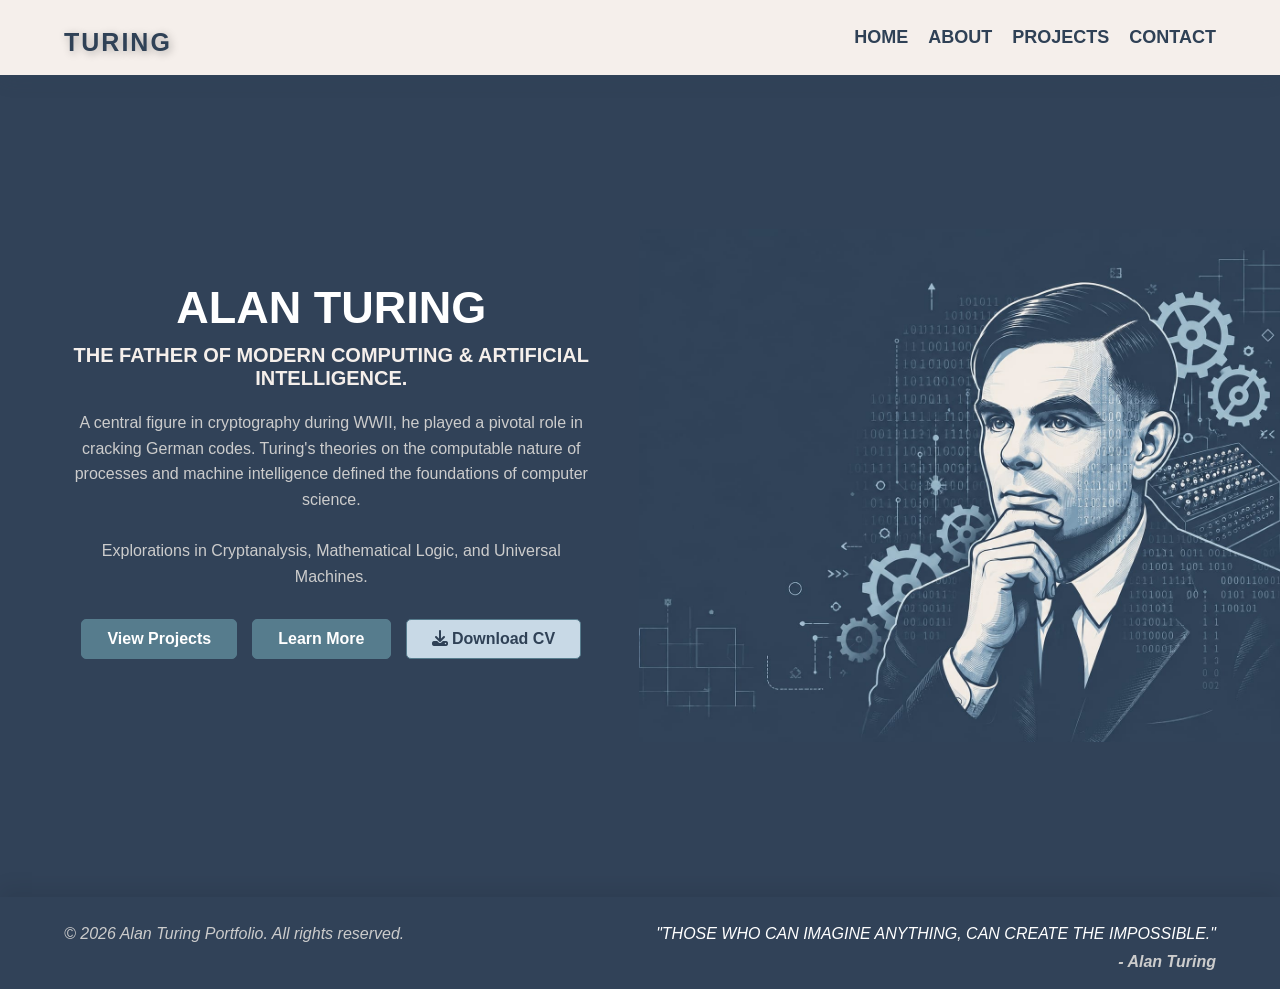
<file: index.html>
<!doctype html>
<html lang="en">
  <head>
    <meta charset="UTF-8" />
    <meta name="viewport" content="width=device-width, initial-scale=1.0" />
    <meta
      name="description"
      content="Alan Turing was a pioneering mathematician, computer scientist, and cryptanalyst. He is widely considered to be the father of theoretical computer science and artificial intelligence."
    />
    <link
      rel="stylesheet"
      href="https://cdnjs.cloudflare.com/ajax/libs/font-awesome/6.4.0/css/all.min.css"
    />
    <link rel="stylesheet" href="CSS/nav-footer.css" />
    <link rel="stylesheet" href="CSS/index.css" />
    <title>Alan Turing-Home</title>
  </head>
  <body>
    <header class="header">
      <nav class="navbar">
        <div class="logo">
          <a href="index.html">TURING</a>
        </div>
        <ul class="nav-links">
          <li><a href="index.html">HOME</a></li>
          <li><a href="about.html">ABOUT</a></li>
          <li><a href="projects.html">PROJECTS</a></li>
          <li><a href="contact.html">CONTACT</a></li>
        </ul>
      </nav>
    </header>
    <main>
      <section class="hero-section">
        <div class="hero-container">
          <div class="hero-content">
            <h1>ALAN TURING</h1>
            <h2>THE FATHER OF MODERN COMPUTING & ARTIFICIAL INTELLIGENCE.</h2>
            <p class="hero-desc">
              A central figure in cryptography during WWII, he played a pivotal role in cracking German codes. 
              Turing's theories on the computable nature of processes and machine intelligence defined the foundations of computer science.
              <br><br>
              Explorations in Cryptanalysis, Mathematical Logic, and Universal Machines.
            </p>
            <div class="hero-buttons">
              <a href="projects.html" class="btn">View Projects</a>
              <a href="about.html" class="btn">Learn More</a>
              <a href="docs/Alan_Turing_CV.pdf" download="Alan_Turing_CV" class="btn-cv">
                <i class="fa-solid fa-download"></i> Download CV
              </a>
            </div>
          </div>
          <div class="hero-image">
            <img src="images/home-image.jpeg" alt="Alan Turing Portrait" />
          </div>
        </div>
      </section>
    </main>
    <footer class="footer">
      <div class="footer-content">
        <p class="copyright">
          &copy; 2026 Alan Turing Portfolio. All rights reserved.
        </p>
        <blockquote class="footer-quote">
          "THOSE WHO CAN IMAGINE ANYTHING, CAN CREATE THE IMPOSSIBLE."
          <span>- Alan Turing</span>
        </blockquote>
      </div>
    </footer>
  </body>
</html>
</file>
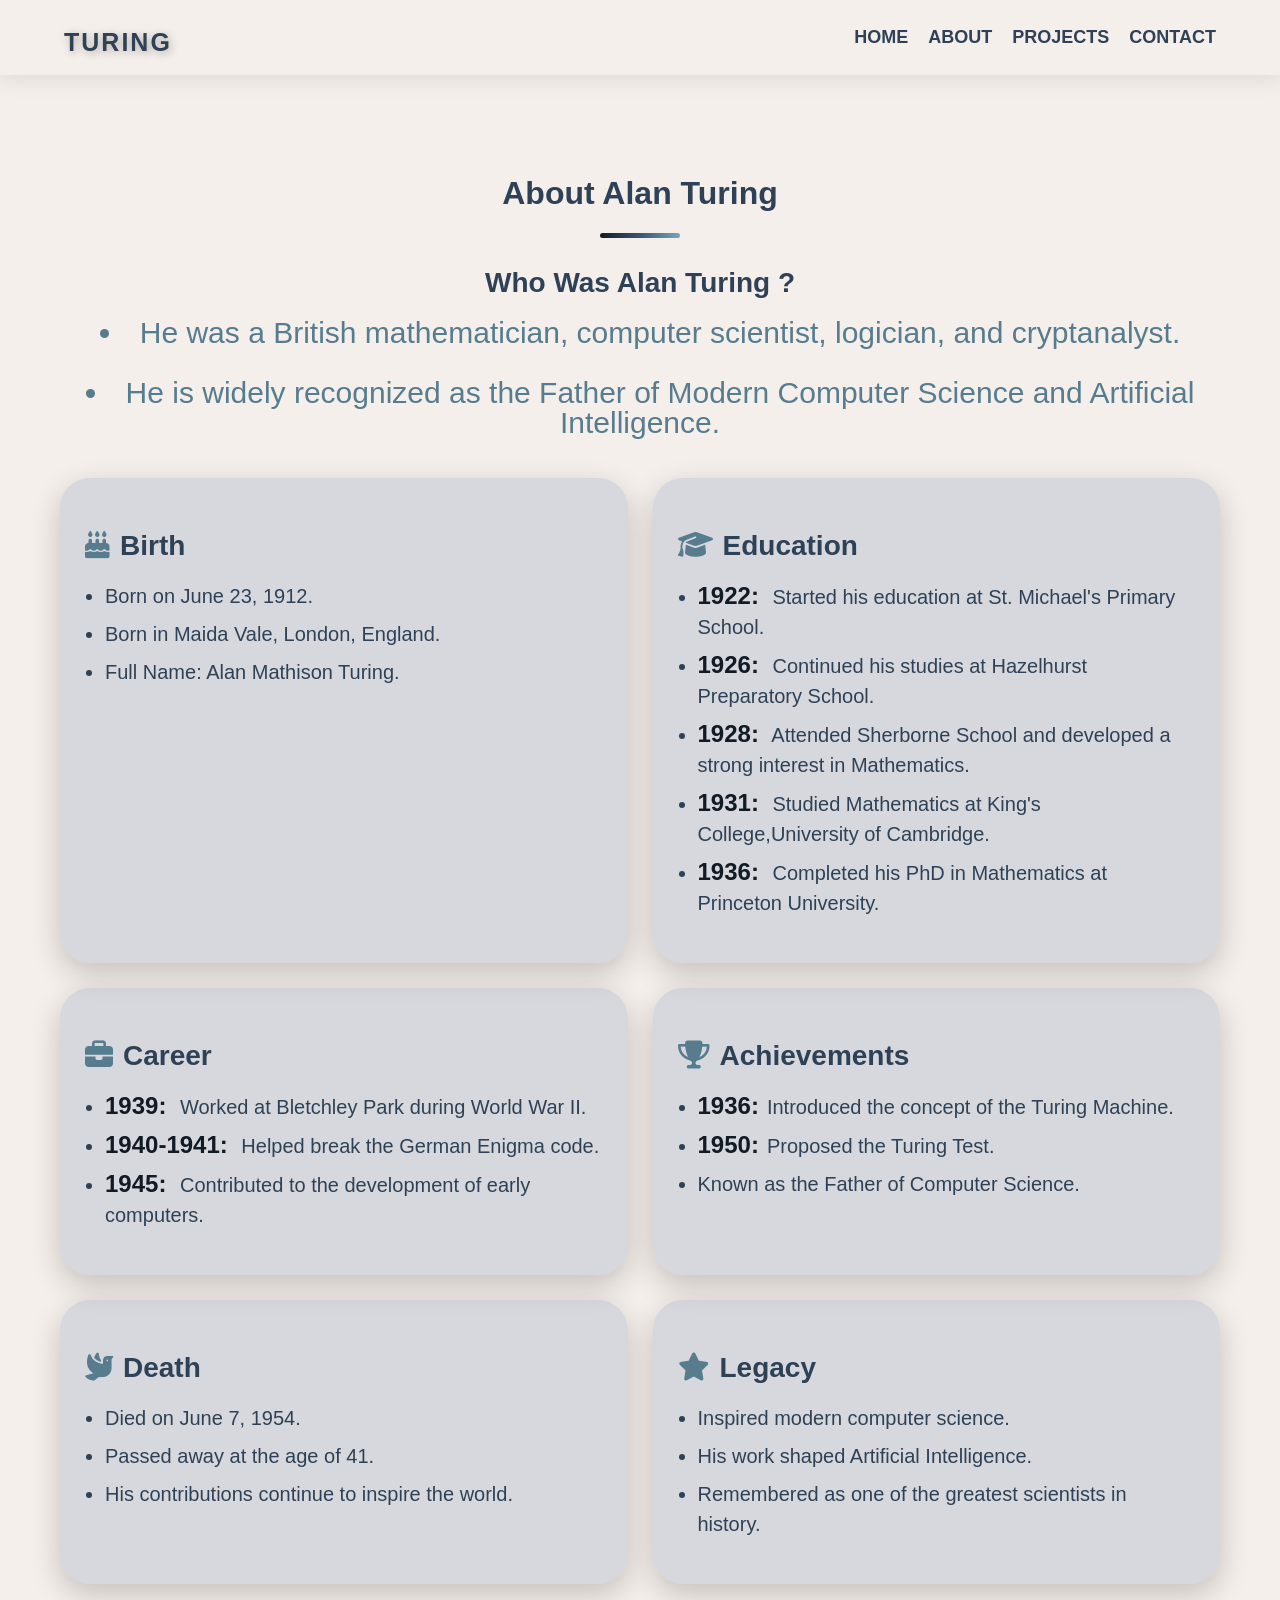
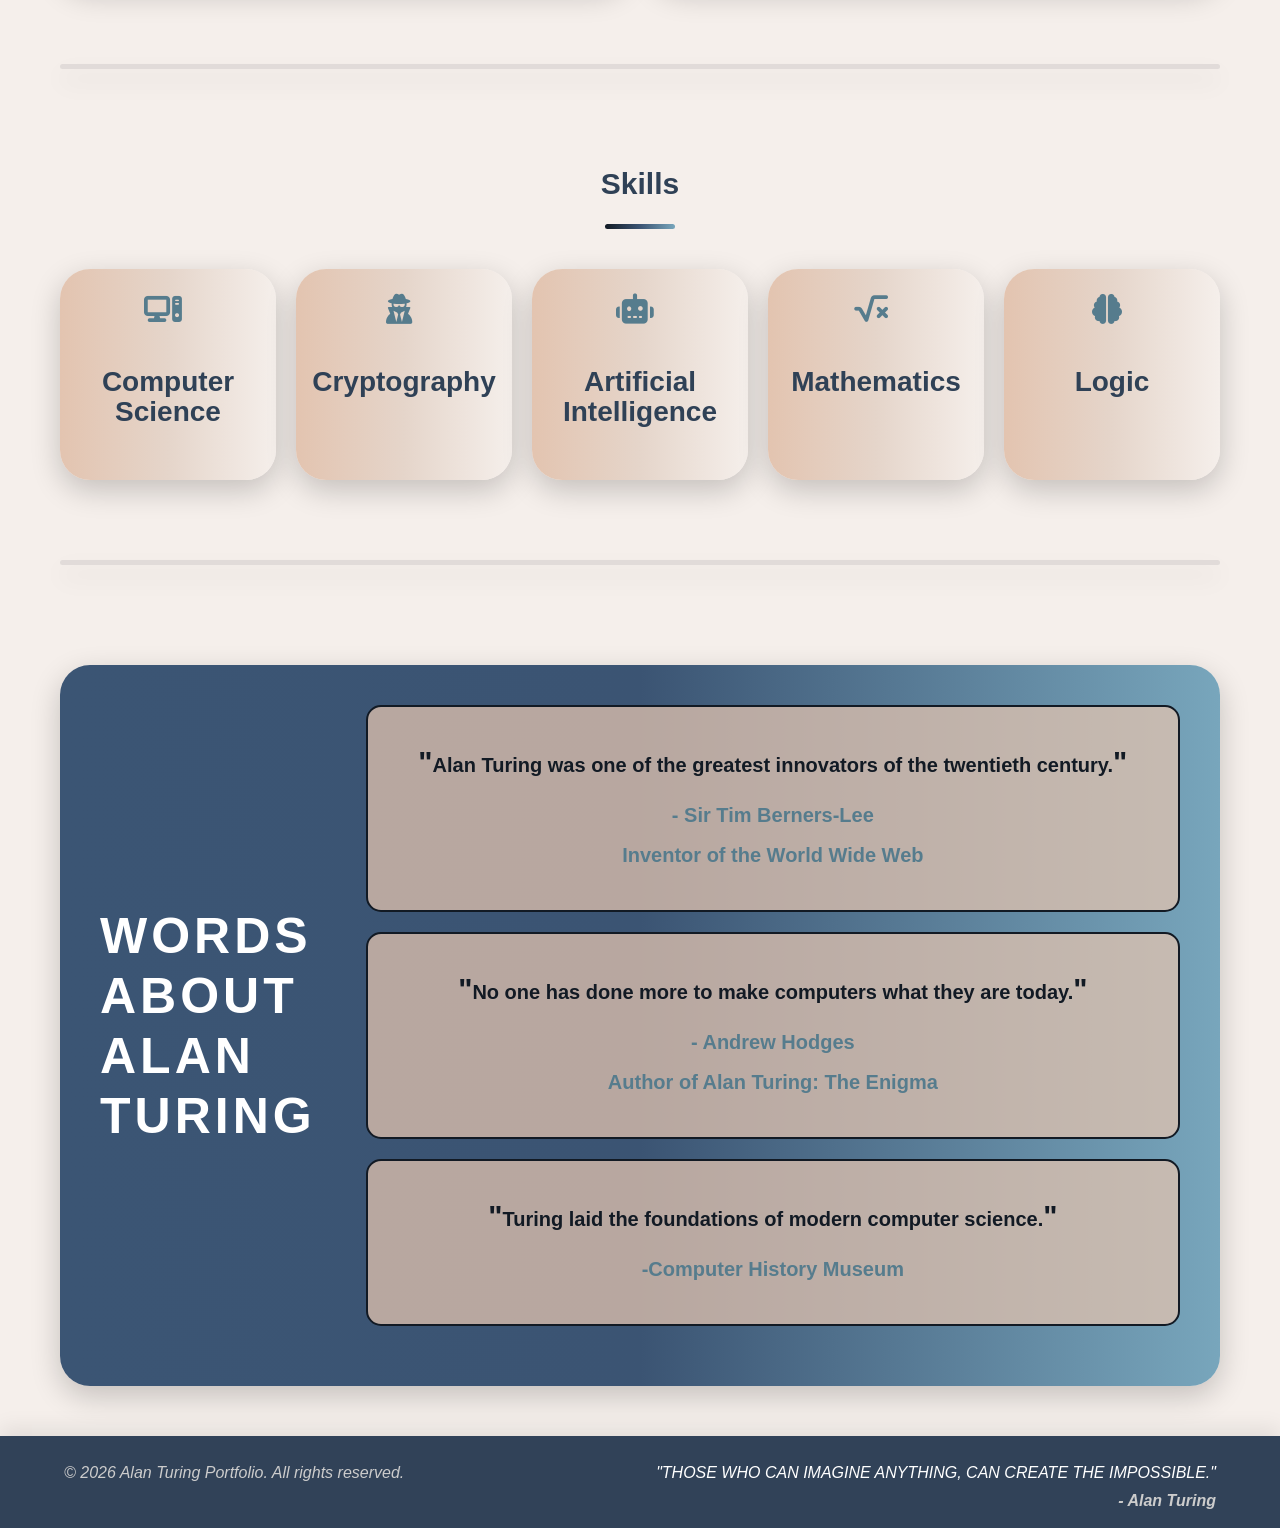
<file: about.html>
<!doctype html>
<html lang="en">
  <head>
    <meta charset="UTF-8" />
    <link
      rel="stylesheet"
      href="https://cdnjs.cloudflare.com/ajax/libs/font-awesome/6.4.0/css/all.min.css"
    />
    <meta name="viewport" content="width=device-width, initial-scale=1.0" />
    <meta
      name="description"
      content="Alan Turing was a pioneering mathematician, computer scientist, and cryptanalyst. He is widely considered to be the father of theoretical computer science and artificial intelligence."
    />
    <link rel="stylesheet" href="CSS/about.css" />
    <link rel="stylesheet" href="CSS/nav-footer.css" />
    <title>Alan Turing-About</title>
  </head>
  <body>
    <header class="header">
      <nav class="navbar">
        <div class="logo">
          <a href="index.html">TURING</a>
        </div>
        <ul class="nav-links">
          <li><a href="index.html">HOME</a></li>
          <li><a href="about.html">ABOUT</a></li>
          <li><a href="projects.html">PROJECTS</a></li>
          <li><a href="contact.html">CONTACT</a></li>
        </ul>
      </nav>
    </header>
    <main>
        <h1 class="title">About Alan Turing</h1>
        <div class="tria"></div>
        
        
        
        <section>
            <div class="pragOfAbout">
            <h3>Who Was Alan Turing ?</h3>

            <ul>
            <li class="li01">He was a British mathematician, computer scientist, logician, and cryptanalyst.</li><br>
            <li class="li01">He is widely recognized as the Father of  Modern Computer Science and Artificial Intelligence.</li>
            </ul>
            </div>


            <div class="continer">
            <div class="card01">
            <h3><i class="fa-solid fa-cake-candles"></i>Birth</h3>
                <ul>
                    <li>Born on June 23, 1912.</li>
                    <li>Born in Maida Vale, London, England.</li>
                    <li>Full Name: Alan Mathison Turing.</li>
                </ul>
            </div>



            <div class="card2">
            <h3><i class="fa-solid fa-graduation-cap"></i>Education</h3>  
                <ul>
                    <li><span class="year">1922:</span> Started his education at St. Michael's Primary School.</li>
                    <li><span class="year">1926:</span> Continued his studies at Hazelhurst Preparatory School.</li>
                    <li><span class="year">1928:</span> Attended Sherborne School and developed a strong interest in Mathematics.</li>
                    <li><span class="year">1931:</span> Studied Mathematics at King's College,University of Cambridge.</li>
                    <li><span class="year">1936:</span> Completed his PhD in Mathematics at Princeton University.</li>
                </ul>
            </div>



            <div class="card">
            <h3><i class="fa-solid fa-briefcase"></i>Career</h3>
                <ul>
                    <li><span class="year">1939:</span> Worked at Bletchley Park during World War II.</li>
                    <li><span class="year">1940-1941:</span> Helped break the German Enigma code.</li>
                    <li><span class="year">1945:</span> Contributed to the development of early computers.</li>
                </ul>
            </div>



            <div class="card">
            <h3><i class="fa-solid fa-trophy"></i>Achievements</h3>
                <ul>
                    <li><span class="year">1936:</span>Introduced the concept of the Turing Machine.</li>
                    <li><span class="year">1950:</span>Proposed the Turing Test.</li>
                    <li>Known as the Father of Computer Science.</li>
                </ul>
            </div>




            <div class="card">
            <h3><i class="fa-solid fa-dove"></i>Death</h3>
                <ul>
                    <li>Died on June 7, 1954.</li>
                    <li>Passed away at the age of 41.</li>
                    <li>His contributions continue to inspire the world.</li>
                </ul>
            </div>



            <div class="card">
            <h3><i class="fa-solid fa-star"></i>Legacy</h3>
                <ul>
                    <li>Inspired modern computer science.</li>
                    <li>His work shaped Artificial Intelligence.</li>
                    <li>Remembered as one of the greatest scientists in history.</li>
                </ul>
            </div>
        </div>

            <div class="line"></div>

            <h1 class="skills">Skills</h1>
            <div class="tria2"></div>


            <div class="skill-cards">
                <div class="cards">
                    <i class="fa-solid fa-computer"></i>
                    <h3>Computer Science</h3>
                </div>

                <div class="cards">
                    <i class="fa-solid fa-user-secret"></i>
                    <h3>Cryptography</h3>
                </div>

                <div class="cards">
                    <i class="fa-solid fa-robot"></i>
                    <h3>Artificial Intelligence</h3>
                </div>

                <div class="cards">
                    <i class="fa-solid fa-square-root-variable"></i>
                    <h3>Mathematics</h3>
                </div>

                <div class="cards">
                    <i class="fa-solid fa-brain"></i>
                    <h3>Logic</h3>
                </div>
            </div>



            <div class="line"></div>


            <div class="opinion">
                <div class="left"><p>WORDS <br>ABOUT<br> ALAN <br>TURING<br></p></div>
                <div class="right">

                    <div class="right01">
                    <p class="01"><span class="quote">"</span>Alan Turing was one of the greatest innovators of the twentieth century.<span class="quote">"</span></p>
                    <p class="p02">- Sir Tim Berners-Lee</p>
                    <p class="p03">Inventor of the World Wide Web</p>
                    </div>
                    

                    <div class="right02">
                    <p class="01"><span class="quote">"</span>No one has done more to make computers what they are today.<span class="quote">"</span></p>
                    <p class="p02">- Andrew Hodges</p>
                    <p class="p03">Author of Alan Turing: The Enigma</p>
                    </div>


                    <div class="right03">
                    <p class="01"><span class="quote">"</span>Turing laid the foundations of modern computer science.<span class="quote">"</span></p>
                    <p class="p02">-Computer History Museum</p>
                    </div>

                </div>
            </div>
        </section>
        </main>
    <footer class="footer">
      <div class="footer-content">
        <p class="copyright">&copy; 2026 Alan Turing Portfolio. All rights reserved.
        </p>
        <blockquote class="footer-quote">
          "THOSE WHO CAN IMAGINE ANYTHING, CAN CREATE THE IMPOSSIBLE."
          <span>- Alan Turing</span>
        </blockquote>
      </div>
    </footer>
  </body>
</html>
</file>
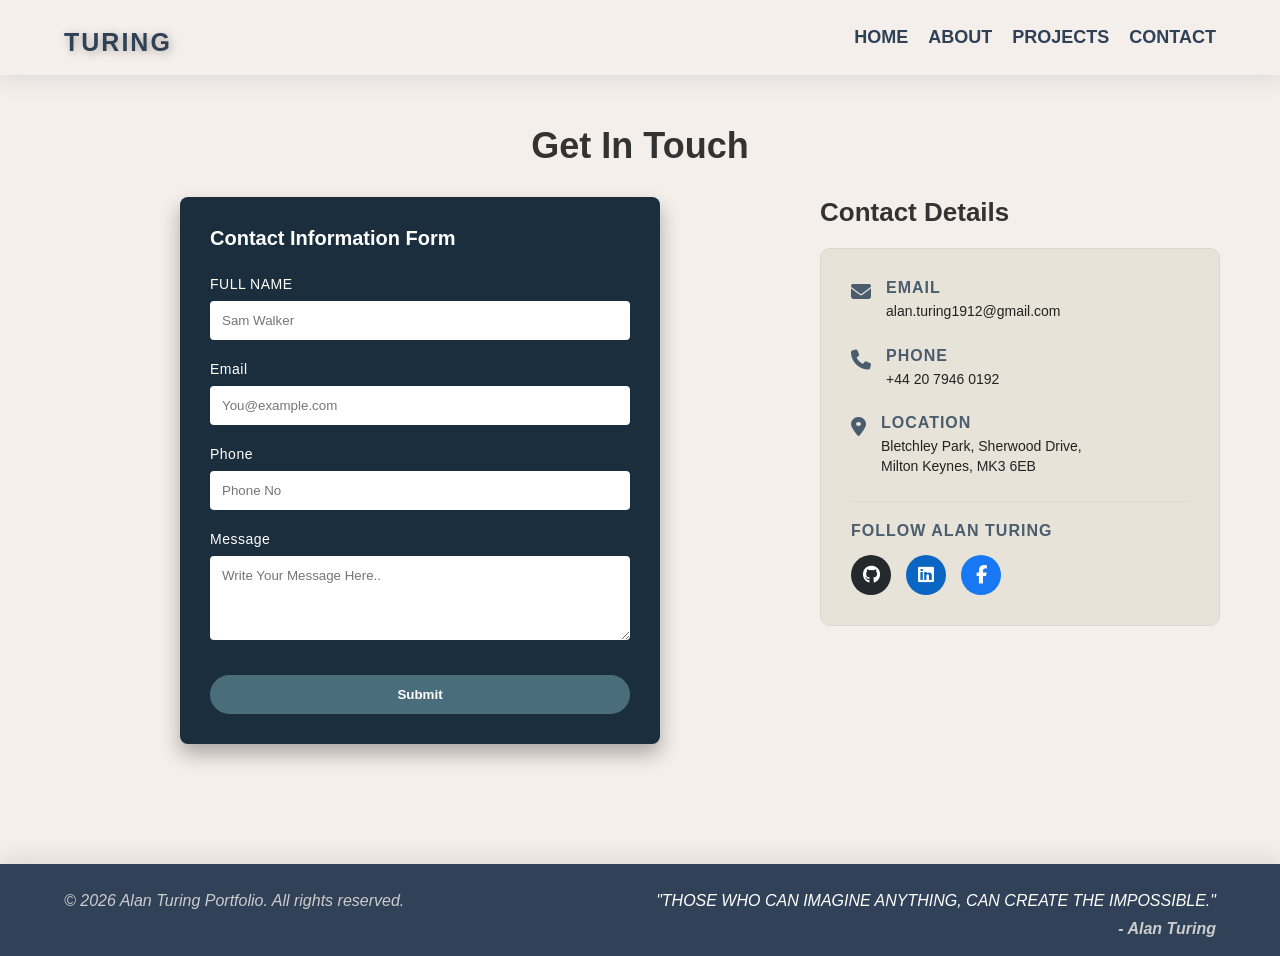
<file: contact.html>
<!doctype html>
<html lang="en">
  <head>
    <meta charset="UTF-8" />
    <meta name="viewport" content="width=device-width, initial-scale=1.0" />
    <meta
      name="description"
      content="Alan Turing was a pioneering mathematician, computer scientist, and cryptanalyst."
    />
    <link
      rel="stylesheet"
      href="https://cdnjs.cloudflare.com/ajax/libs/font-awesome/6.4.0/css/all.min.css"
    />
    <link rel="stylesheet" href="CSS/nav-footer.css" />
    <link rel="stylesheet" href="CSS/contact.css" />
    <title>Alan Turing - Contact</title>
  </head>
  <body>
    <header class="header">
      <nav class="navbar">
        <div class="logo">
          <a href="index.html">TURING</a>
        </div>
        <ul class="nav-links">
          <li><a href="index.html">HOME</a></li>
          <li><a href="about.html">ABOUT</a></li>
          <li><a href="projects.html">PROJECTS</a></li>
          <li><a href="contact.html">CONTACT</a></li>
        </ul>
      </nav>
    </header>

    <main class="main-container">
      <h1>Get In Touch</h1>
      <div class="contact-wrapper">
        <form class="contact-form">
          <p class="form-info">Contact Information Form</p>

          <div class="input-group">
            <label for="name">FULL NAME</label>
            <input type="text" id="name" required placeholder="Sam Walker" />
          </div>

          <div class="input-group">
            <label for="email">Email</label>
            <input type="email" id="email" required placeholder="You@example.com" />
          </div>

          <div class="input-group">
            <label for="phone">Phone</label>
            <input type="tel" id="phone" required placeholder="Phone No" />
          </div>

          <div class="input-group">
            <label for="message">Message</label>
            <textarea id="message" rows="4" required placeholder="Write Your Message Here.."></textarea>
          </div>

          <button type="submit">Submit</button>
        </form>

        <div class="contact-details-container">
          <h3>Contact Details</h3>
          <div class="info-box">
            <div class="item">
              <i class="fa-solid fa-envelope mail"></i>
              <div>
                <span class="label">EMAIL</span>
                <p>alan.turing1912@gmail.com</p>
              </div>
            </div>
            <div class="item">
              <i class="fa-solid fa-phone phone"></i>
              <div>
                <span class="label">PHONE</span>
                <p>+44 20 7946 0192</p>
              </div>
            </div>
            <div class="item">
              <i class="fa-solid fa-location-dot location"></i>
              <div>
                <span class="label">LOCATION</span>
                <p>Bletchley Park, Sherwood Drive,<br />Milton Keynes, MK3 6EB</p>
              </div>
            </div>

            
            <div class="social-links-container">
              <span class="label">FOLLOW ALAN TURING</span>
              <div class="social-icons">
                <a href="#" class="github"><i class="fa-brands fa-github"></i></a>
                <a href="#" class="linkedin"><i class="fa-brands fa-linkedin"></i></a>
                <a href="#" class="facebook"><i class="fa-brands fa-facebook-f"></i></a>
              </div>
            </div>
          </div>
        </div>
      </div>
    </main>

    <footer class="footer">
      <div class="footer-content">
        <p class="copyright">
          &copy; 2026 Alan Turing Portfolio. All rights reserved.
        </p>
        
        
        
        <blockquote class="footer-quote">
          "THOSE WHO CAN IMAGINE ANYTHING, CAN CREATE THE IMPOSSIBLE."
          <span>- Alan Turing</span>
        </blockquote>
      </div>
    </footer>
  </body>
</html>
</file>
<file: CSS/nav-footer.css>
body {
  margin: 0;
  padding: 0;
  box-sizing: border-box;
}
.header {
  margin: 0;
  box-sizing: border-box;
  position: sticky;
  top: 0;
  z-index: 1000;
  background-color: #f5efeb;
  backdrop-filter: blur(8px);
  padding: 15px 5%;
  width: 100%;
  box-shadow: 0 4px 20px rgba(47, 65, 86, 0.12);
  transition: all 0.3s ease;
}
.navbar {
  margin: 0;
  padding: 0;
  box-sizing: border-box;
  display: flex;
  justify-content: space-between;
  align-items: center;
  height: 100%;
}

.logo{
    margin: 0;
    padding: 0;
    box-sizing: border-box;
    display: inline-block;
    color: #2F4156;
    text-shadow: 2px 2px 8px rgba(0, 0, 0, 0.3);
    transition: all 0.3s ease;
    cursor: pointer;
    font-size: 40px;
}
.logo:hover{
    transform: scale(1.1);
}

.logo a {
  margin: 0;
  padding: 0;
  box-sizing: border-box;
  font-family: sans-serif;
  font-size: 25px;
  font-weight: bold;
  color: #2f4156;
  letter-spacing: 2px;
  text-decoration: none;
}
.nav-links {
  margin: 0;
  padding: 0;
  box-sizing: border-box;
  display: flex;
  gap: 20px;
  list-style: none;
}
.nav-links li {
  list-style: none;
}
.nav-links a {
  margin: 0;
  padding: 0;
  box-sizing: border-box;
  font-family: sans-serif;
  font-size: 18px;
  color: #2f4156;
  font-weight: 600;
  text-decoration: none;
}
.nav-links a:hover {
  color: #7697a5;
}

.footer {
  margin: 0;
  padding: 25px 5% 15px 5%;
  width: 100%;
  box-sizing: border-box;
  background-color: #314258;
  color: #fff;
  box-shadow: 0 -8px 20px rgba(0, 0, 0, 0.08);
}
.footer-content {
  margin: 0;
  padding: 0;
  box-sizing: border-box;
  display: flex;
  flex-direction: row;
  justify-content: space-between;
  align-items: flex-start;
  gap: 20px;
  width: 100%;
}

.footer-quote {
  margin: 0;
  padding: 0;
  box-sizing: border-box;
  flex: 1.2;
  font-size: 16px;
  line-height: 1.5;
  margin: 0;
  text-align: right;
  font-style: italic;
}
.footer-quote span {
  padding: 0;
  box-sizing: border-box;
  font-family: sans-serif;
  display: block;
  font-size: 16px;
  font-weight: bold;
  margin-top: 4px;
  color: #ccc;
  text-align: right;
}

.copyright {
  margin: 0;
  padding: 0;
  box-sizing: border-box;
  flex: 1;
  line-height: 1.5;
  font-family: sans-serif;
  font-size: 16px;
  text-align: left;
  font-style: italic;
  color: #ccc;
}

@media (max-width: 900px) {
  .header {
    padding: 15px 4%;
  }
  .logo a {
    font-size: 28px;
    letter-spacing: 1px;
  }
  .navbar {
    flex-direction: column;          
    gap: 15px;
    text-align: center;
  }
  .nav-links {
    gap: 15px;
  }
  .nav-links a {
    font-size: 17px;
  }

  .footer {
    padding: 20px 3% 15px 3%;
  }
  .footer-content {
    display: flex;
    flex-direction: row;
    justify-content: space-between;
    align-items: flex-start;
    gap: 12px;
    width: 100%;
  }
  .footer-quote {
    flex: 1.2;
    font-size: 13px;
    text-align: right;
    line-height: 1.4;
    margin: 0;
    font-family: sans-serif;
  }
  .footer-quote span {
    font-size: 13px;
    display: block;
    margin-top: 4px;
    text-align: right;
  }
  .copyright {
    flex: 1;
    font-size: 13px;
    text-align: left;
    line-height: 1.4;
    color: #ccc;
    margin: 0;
    font-family: sans-serif;
  } 
}
</file>
<file: CSS/index.css>
* {
  margin: 0;
  padding: 0;
  box-sizing: border-box;
}
body {
  font-family: sans-serif;
  background-color: #314258;
  color: #fff;
}
.hero-section {
  min-height: calc(100vh - 78.4px);  
  display: flex;
  align-items: center;
  padding: 0 0 0 5%;
  overflow: hidden;
}
.hero-container {
  display: flex;
  flex-direction: row;
  justify-content: space-between;
  gap: 40px;
  width: 100%;
  align-items: center;
  height: 100%;
}
.hero-content {
  flex: 1;
  text-align: center;
}
.hero-image {
  flex: 1.2;   
  display: flex;
  justify-content: flex-end;
  align-items: center;
  height: 100%;
}
.hero-content h1 {
  font-size: 45px;
  color: #fff;
  margin-bottom: 10px;
}
.hero-content h2 {
  font-size: 20px;
  color: #f5efeb;
  margin-bottom: 20px;
}
.hero-desc {
  font-size: 16px;
  color: #ccc;
  margin: 0 0 30px auto;
  line-height: 1.6;
  text-align: center;
  max-width: 800px;
}
.hero-buttons {
  display: flex;
  gap: 15px;
  margin-bottom: 30px;
  justify-content: center;
}
.btn, .btn-cv:hover{
  text-decoration: none;
  padding: 10px 25px;
  border-radius: 5px;
  font-weight: bold;
  display: inline-block;
  transition: 0.3s;
  border: 1px solid #567c8d;
  color: #fff;
  background-color: #567c8d;
}
.btn:hover, .btn-cv {
  text-decoration: none;
  padding: 10px 25px;
  border-radius: 5px;
  font-weight: bold;
  display: inline-block;
  transition: 0.3s;
  border: 1px solid #567c8d;
  color: #2f4156;
  background-color: #c8d9e6;
}
.hero-image img {
  width: 100%;
  height: 100%;
  object-fit: cover;
  object-position: center;
  border-radius: 0;
}

@media (max-width: 900px) {
  .hero-section {
    padding: 25px 5%;
    height: auto;
    min-height: calc(100vh - 120px);
  }
  .hero-container {
    flex-direction: column;
    height: auto;
    gap: 1px;
  }
  .hero-content {
    text-align: center;
  }
  .hero-content h1 {
    font-size: 26px;
    margin-bottom: 10px;
    letter-spacing: 1px;
  }
  .hero-content h2 {
    font-size: 15px;
    line-height: 1.4;
    margin-bottom: 13px;
  }
  .hero-buttons {
    display: flex;
    flex-direction: column;
    gap: 12px;
    align-items: center;
    width: 100%;
  }
  .hero-desc {
    font-size: 14px;
    line-height: 1.5;
    margin: 0 auto 20px auto;
  }  
  .btn, .btn-cv {
    padding: 10px 0px;
    font-size: 17px;
    width: 100%;
    max-width: 280px;
    text-align: center;
    box-sizing: border-box;
  }
  .hero-image {
    width: auto;
    height: 150px;
    justify-content: center;
    align-items: center;
  }
  .hero-image img {
    width: auto;
    max-width: 100%;
    height: 100%;
    object-fit: contain;
  }
}


@keyframes slideDownFade {
  from {
    opacity: 0;
    transform: translateY(-20px); 
  }
  to {
    opacity: 1;
    transform: translateY(0);    
  }
}

.hero-content h1,
.hero-content h2,
.hero-content p,
.hero-content .hero-buttons {
  opacity: 0; 
  animation-name: slideDownFade;
  animation-duration: 0.7s; 
  animation-timing-function: ease-out;
  animation-fill-mode: forwards; 
}

.hero-content h1 {
  animation-delay: 0.2s;
}

.hero-content h2 {
  animation-delay: 0.5s;
}

.hero-content p {
  animation-delay: 0.8s; 
}

.hero-content .hero-buttons {
  animation-delay: 1.1s;
}
</file>
<file: CSS/about.css>
:root{
    --bg-color: #F5EFEB;       /*back the body*/
    --primary-color: #2F4156;
    --text-color: #2F4156;       /*h1 , h3 , li, (skills)*/
    --accent-color: #567c8d;     /*icons , name العلماء اللي اتكلموا عن الان*/
    --text-secondary: #121a24;    /*years , الكلام اللي في كارت الاخير*/
    --text-muted: #FFFFFF;       /* words about alan*/
    --border-color: #121a24;    /* الاراء اللي في الكارت الاخير*/
    --shadow: 0 10px 30px rgba(0,0,0,0.2);
    --radius: 30px;              /*cards of aboutme , cards of skills, card الكبير بتاع الاراء*/
    --transition: 0.4s ease;     
}


body{
    background-color: var(--bg-color);
    margin: 0;
    padding: 0;
    font-family: sans-serif;
    overflow-x: hidden;
}


section{
    max-width: 1200px;
    margin: 0 auto 50px auto;
    padding: 0 20px;
    font-size: 20px;
    line-height: 30px;
    box-sizing: border-box;
 }


.title{
    text-align: center;
    opacity: 0;
    transform: translateY(-40px);
    animation: down 0.8s ease forwards;
}

.pragOfAbout{
    text-align: center;
    max-width: center;
    margin: 20px auto;
    opacity: 0;
    transform: translateY(-40px);
    animation: down 0.8s ease forwards;
    animation-delay: 0.4s; 
}

@keyframes down{
    from{
        opacity: 0;
        transform: translateY(-40px);
    }
    to {
        opacity: 1;
        transform: translateY(0);
    }
}

.pragOfAbout ul{
    list-style-position: inside;
    padding-left: 0;
}

.pragOfAbout h3{
    margin-bottom: 20px;
}

h1{
    color: var(--text-color);
    margin-top: 100px;
    
}

.li01{
    font-size: 30px;
    color: var(--accent-color);
}

.tria{
    width: 80px;
    height: 5px;
    background: linear-gradient(to right,#121a24,#3b5473,#78a6bc);
    border-radius: var(--radius);
    margin: 10px auto 30px auto;
}



 


h3,li{
    color: var(--text-color);
}



h3{
    font-size: 28px;
} 



i{
    color: var(--accent-color);      
    margin-right: 10px;
}




.continer{
    display: grid;
    grid-template-columns: repeat(2,1fr);
    gap: 25px;
    margin-top: 40px
} 


.continer h3{
    margin-bottom: 20px;
}



.card,.card2,.card01{
    background-color: rgba(92, 125, 163, 0.2);
    box-shadow: var(--shadow);
    border-radius: var(--radius);
    padding: 25px;
    transition: var(--transition);    
    animation: dropDown 0.9s ease forwards;  
    animation-delay: 1s;
    opacity: 0;
} 


.card:hover,.card2:hover,.card01:hover{
    transform: translateY(-10px);
    box-shadow: 0 15px 30px rgba(47, 65, 86, 0.3);
}


.card ul,.card2 ul,.card01 ul{
    padding-left: 20px;
}


.card li,.card2 li,.card01 li{
    margin-bottom: 8px;
}


.year{
    color: var(--text-secondary);       
    font-weight: bold;
    margin-right: 8px;
    font-size: larger;
}




.skills{
    color: var(--text-color);
    text-align: center;
    margin-top: 100px;
    opacity: 0;
    transform: translateY(-40px);
    animation: down 0.8s ease forwards;
}

.tria2{
    width: 70px;
    height: 5px;
    background: linear-gradient(to right,#121a24,#3b5473,#78a6bc);
    margin: 10px auto 40px auto;
    border-radius: 10px;
}



.skill-cards{
    display: grid;
    grid-template-columns: repeat(5, 1fr);
    gap: 20px;
    margin-top: 30px;
}


.cards {
    background: linear-gradient(to right,#e3c4b0,#e5d5ca,#F5EFEB);
    padding: 25px 15px;
    border-radius: var(--radius);
    transition: var(--transition);
    box-shadow: var(--shadow);
    text-align: center;
    opacity: 0;
    animation: dropDown 0.8s ease forwards;
    animation-delay: 1.5s;
}


.cards:hover{
    transform: translateY(-10px);
    box-shadow: 0 15px 30px rgba(47, 65, 86, 0.3);
}



.cards i{
    font-size: 30px;
    margin-bottom: 15px;
}



.line {
    height: 5px;
    width: 100%;
    background-color: rgba(194, 190, 190, 0.411);
    border-radius: 15px;
    margin: 80px 0;
    box-shadow: 0 12px 25px rgba(0, 0, 0, 0.1);
}


@keyframes dropDown{
    from{
        opacity:0;
        transform: translateY(-50px);
    }
    to{
        opacity:1;
        transform: translateY(0);
    }
} 






.opinion{
    width: 100%;
    padding: 40px ;
    box-sizing: border-box;
    background: linear-gradient(to right,#3b5574,#3b5473,#78a6bc);
    margin-top: 100px;
    display: flex;
    gap: 50px;
    border-radius: var(--radius);
    box-shadow: var(--shadow);
    transition: var(--transition);   
    animation: dropDown 0.8s ease forwards; 
    opacity: 0;
    animation-delay: 2s; 
}


@keyframes dropDown{
    from{
        opacity:0;
        transform: translateY(-50px);
    }
    to{
        opacity:1;
        transform: translateY(0);
    }
}


.left{
    font-size: 50px;
    font-weight: bold;
    letter-spacing: 4px;
    line-height: 60px;
    color: var(--text-muted);
    display: flex;                   
    align-items: center;
}


.right{
   flex: 1;
}

.right01,.right02,.right03{
    background-color: #e3c4b0be;
    box-sizing: border-box;
    width: 100%;
    padding: 20px;
    box-sizing: border-box;
    border-radius: 15px;
    text-align: center;
    color: var(--text-secondary);
    border: 2px solid var(--border-color);
    margin-bottom: 20px;
    font-size: 20px;
    font-weight: bold;
}

.opinion p{
    font-weight: bold;
}

.p02{
    color: var(--accent-color);
}

.p03{
    color: var(--accent-color);
    margin-top: -10px;
}

.quote{
    font-size: 30px;
}






/*Responsive*/

@media (max-width: 1200px){
    .skill-cards{
        grid-template-columns: repeat(3,1fr);
    }
    .left{
        font-size: 40px;
        line-height: 50px;
        min-width: 160px;
    }
}


@media (max-width: 992px){
    section{
        padding: 0 30px;
    }
    .li01{
        font-size: 26px;
    }
    .opinion{
        gap: 30px;
        padding: 30px;
    }
    .left{
        font-size: 32px;
        line-height: 42px;
        min-width: 130px;
    }
    .right01,.right02,.right03{
        font-size: 18px;
    }
}



@media (max-width: 820px){
    .opinion{
        flex-direction: column;
        text-align: center;
    }
    .left{
        text-align: center;
        justify-content: center;
        min-width: 100%;
        margin-bottom: 20px;
    }
}


@media (max-width: 768px){
    .continer{
        grid-template-columns: 1fr;
    }
    .skill-cards{
        grid-template-columns: repeat(2,1fr);
    }
    .li01{
        font-size: 22px;
    }
}


@media (max-width: 480px){
    .skill-cards{
        grid-template-columns: 1fr;
    }
    .left{
        font-size: 28px;
        line-height: 38px;
    }
    .right01,.right02,.right03{
        font-size: 16px;
        padding: 15px;
    }
}
</file>
<file: CSS/contact.css>
* {
    box-sizing: border-box;
}

html, body {
    height: 100%;
    margin: 0;
    padding: 0;
}

body {
    background-color: #F5EFEB;
    display: flex;
    flex-direction: column;
    min-height: 100vh;
    font-family: Arial, sans-serif;
}

.main-container {
    flex: 1;
    width: 100%;
    max-width: 1200px;
    margin: 0 auto;
    padding: 20px;
}

h1 {
    margin-top: 30px;
    margin-bottom: 20px;
    text-align: center;
    color: #333;
    font-size: 36px;
}

.contact-wrapper {
    display: flex;
    flex-wrap: wrap;
    gap: 40px;
    justify-content: center;
    align-items: flex-start;
    margin-top: 30px;
}

.contact-form {
    background-color: #1a2e3d;
    color: white;
    padding: 30px;
    flex: 1 1 350px; 
    max-width: 480px;
    border-radius: 8px;
    box-shadow: 0 10px 20px rgba(0, 0, 0, 0.3);
    margin: auto;
    margin-bottom: 100px;
}

.form-info {
    font-size: 20px;
    color: white;
    margin-top: 0;
    margin-bottom: 25px;
    font-weight: bold;
}

.input-group {
    margin-bottom: 20px;
}

.input-group label {
    font-size: 14px;
    letter-spacing: 0.5px;
}

.input-group input, 
.input-group textarea {
    width: 100%;            
    display: block;         
    padding: 12px;          
    margin-top: 8px;         
    border: none;
    border-radius: 4px;
    font-family: inherit;
}

button {
    width: 100%;
    padding: 12px;
    background-color: #4a6d7c;
    color: white;
    font-weight: bold;
    outline: none;
    border: none;
    border-radius: 50px;
    cursor: pointer;
    margin-top: 15px; 
    transition: background-color 0.3s ease;
}   

button:hover {
    background-color: #5a8ca0;
}

.contact-details-container {
    flex: 1 1 300px;
    max-width: 400px;
}

h3 {
    margin-top: 0;
    margin-bottom: 20px;
    color: #333;
    font-size: 26px;
} 

.info-box {
    background-color: #e8e3d8; 
    padding: 30px;
    border-radius: 10px;
    border: 1px solid #dcd7cc;
    transition: all 0.3s ease;
}

.info-box:hover {
    background-color: #dcd7cc; 
    box-shadow: 0 6px 12px rgba(0, 0, 0, 0.15);
}

.item {
    display: flex;
    align-items: flex-start;
    gap: 15px;
    margin-bottom: 25px;
}

.item i {
    font-size: 20px;
    color: #4a5d6e;
    margin-top: 3px;
}

.label {
    display: block;
    font-size: 16px;
    letter-spacing: 1px;
    color: #4a5d6e;
    font-weight: bold;
}

.item p {
    margin: 5px 0 0 0;
    font-size: 14px;
    color: #222;
    line-height: 1.4;
}


.social-links-container {
    margin-top: 25px;
    padding-top: 20px;
    border-top: 1px solid #dcd7cc;
}

.social-links-container .label {
    margin-bottom: 15px;
}

.social-icons {
    display: flex;
    gap: 15px;
    align-items: center;
}


.social-icons a {
    display: flex;
    align-items: center;
    justify-content: center;
    width: 40px;
    height: 40px;
    border-radius: 50%;
    color: #FFFFFF;
    text-decoration: none;
    font-size: 18px;
    transition: transform 0.3s ease;
}

.social-icons a.github {
    background-color: #24292e;
}

.social-icons a.linkedin {
    background-color: #0A66c2;
}

.social-icons a.facebook {
    background-color: #1877F2;
}

.social-icons a:hover{
    transform: translateY(-3px);
    box-shadow: 0 4px 10px rgba(0, 0, 0, 0.25);
}
@media (max-width: 768px) {
    .contact-wrapper {
        flex-direction: column;
        align-items: center;
        gap: 30px;
    }

    .contact-form, 
    .contact-details-container {
        width: 100%;
        max-width: 100%;
    }

    h1 {
        font-size: 28px;
    }
}
</file>
